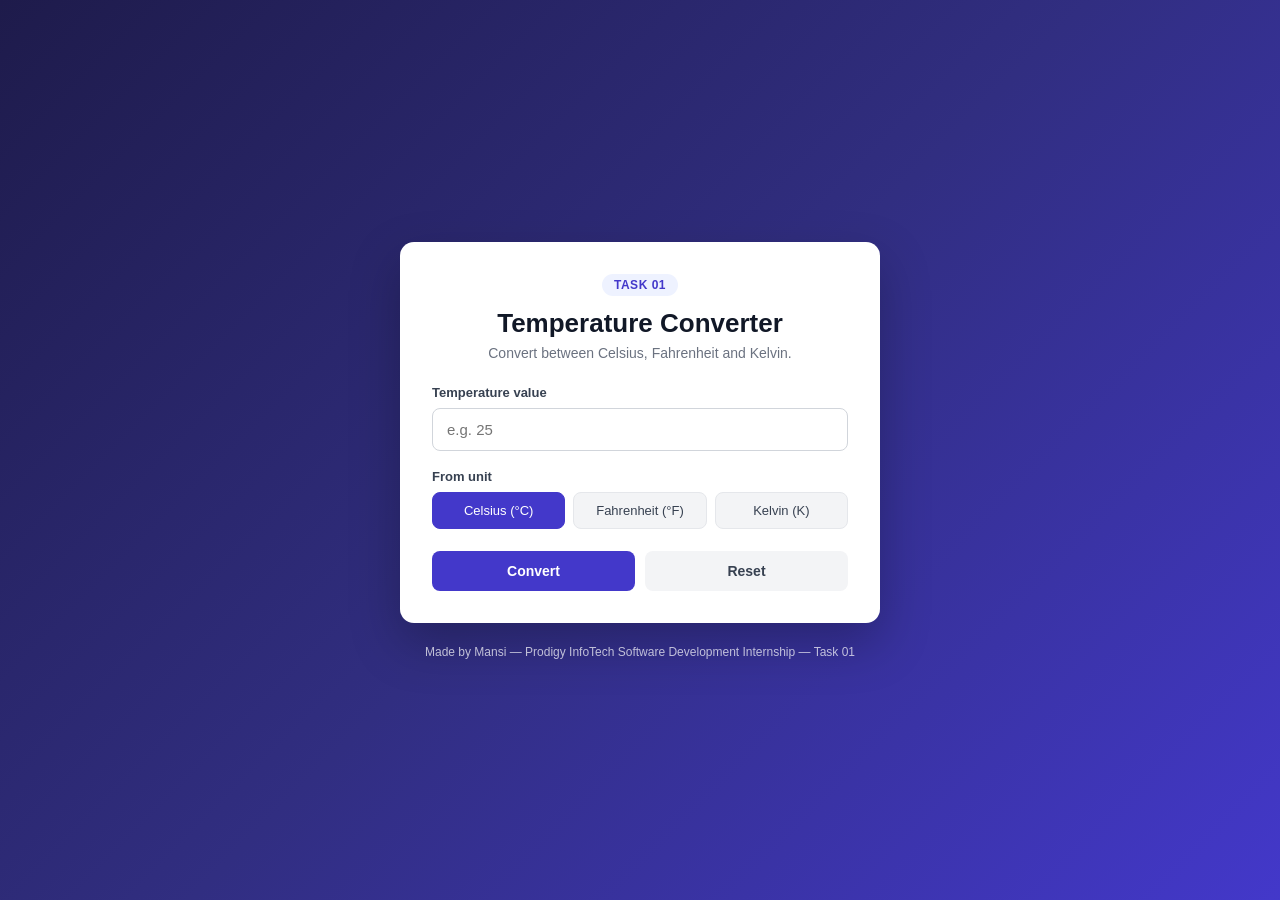
<file: index.html>
<!--
  Task 01 - Temperature Converter (single-file version for GitHub Pages)
  Prodigy InfoTech - Software Development Internship
  Made by: Mansi (B.Tech)

  This is a standalone index.html - just upload this one file to GitHub Pages
  (or open it directly in a browser) and it will work. CSS + JS are inline
  so there are no other files to worry about.
-->
<!DOCTYPE html>
<html lang="en">
<head>
  <meta charset="UTF-8" />
  <meta name="viewport" content="width=device-width, initial-scale=1.0" />
  <title>Temperature Converter | Task 01</title>
  <style>
    * { box-sizing: border-box; }
    body { margin: 0; font-family: -apple-system, "Segoe UI", Roboto, sans-serif; color: #1f2937; }

    .page {
      min-height: 100vh;
      background: linear-gradient(135deg, #1e1b4b 0%, #312e81 50%, #4338ca 100%);
      display: flex; flex-direction: column; align-items: center; justify-content: center;
      padding: 24px;
    }

    .card {
      background: #fff; border-radius: 14px; padding: 32px;
      width: 100%; max-width: 480px;
      box-shadow: 0 20px 50px rgba(0, 0, 0, 0.25);
    }

    .header { text-align: center; margin-bottom: 24px; }
    .badge {
      display: inline-block; background: #eef2ff; color: #4338ca;
      padding: 4px 12px; border-radius: 999px;
      font-size: 12px; font-weight: 600; letter-spacing: 0.5px; text-transform: uppercase;
    }
    .header h1 { margin: 12px 0 6px; font-size: 26px; color: #111827; }
    .subtitle { margin: 0; color: #6b7280; font-size: 14px; }

    .form { display: flex; flex-direction: column; gap: 18px; }
    .field label { display: block; font-size: 13px; font-weight: 600; color: #374151; margin-bottom: 8px; }
    .field input {
      width: 100%; padding: 12px 14px; font-size: 15px;
      border: 1px solid #d1d5db; border-radius: 8px; outline: none;
    }
    .field input:focus { border-color: #4338ca; box-shadow: 0 0 0 3px rgba(67, 56, 202, 0.15); }

    .unit-group { display: grid; grid-template-columns: repeat(3, 1fr); gap: 8px; }
    .unit-btn {
      padding: 10px 6px; background: #f3f4f6; border: 1px solid #e5e7eb;
      border-radius: 8px; font-size: 13px; color: #374151; cursor: pointer;
    }
    .unit-btn:hover { background: #e5e7eb; }
    .unit-btn.active { background: #4338ca; color: #fff; border-color: #4338ca; }

    .actions { display: flex; gap: 10px; margin-top: 4px; }
    .btn { flex: 1; padding: 12px; font-size: 14px; font-weight: 600; border-radius: 8px; border: none; cursor: pointer; }
    .btn.primary { background: #4338ca; color: #fff; }
    .btn.primary:hover { background: #3730a3; }
    .btn.ghost { background: #f3f4f6; color: #374151; }
    .btn.ghost:hover { background: #e5e7eb; }

    .error {
      margin-top: 16px; padding: 10px 12px;
      background: #fef2f2; color: #b91c1c;
      border: 1px solid #fecaca; border-radius: 8px; font-size: 14px;
    }

    .results { margin-top: 22px; padding-top: 18px; border-top: 1px solid #e5e7eb; }
    .results h3 { margin: 0 0 12px; font-size: 16px; color: #111827; }
    .result-grid { display: grid; grid-template-columns: repeat(3, 1fr); gap: 10px; }
    .result-item {
      background: #f9fafb; border: 1px solid #e5e7eb; border-radius: 8px;
      padding: 12px 8px; text-align: center;
      display: flex; flex-direction: column; gap: 6px;
    }
    .result-label { font-size: 11px; color: #6b7280; text-transform: uppercase; letter-spacing: 0.5px; }
    .result-value { font-size: 16px; font-weight: 700; color: #111827; }

    .footer { margin-top: 22px; color: rgba(255,255,255,0.7); font-size: 12px; text-align: center; }

    @media (max-width: 480px) {
      .card { padding: 22px; }
      .unit-group { grid-template-columns: 1fr; }
      .result-grid { grid-template-columns: 1fr; }
    }
  </style>
</head>
<body>
  <div class="page">
    <div class="card">
      <div class="header">
        <span class="badge">Task 01</span>
        <h1>Temperature Converter</h1>
        <p class="subtitle">Convert between Celsius, Fahrenheit and Kelvin.</p>
      </div>

      <form id="convertForm" class="form">
        <div class="field">
          <label for="tempInput">Temperature value</label>
          <input type="text" id="tempInput" placeholder="e.g. 25" />
        </div>

        <div class="field">
          <label>From unit</label>
          <div class="unit-group">
            <button type="button" class="unit-btn active" data-unit="C">Celsius (°C)</button>
            <button type="button" class="unit-btn" data-unit="F">Fahrenheit (°F)</button>
            <button type="button" class="unit-btn" data-unit="K">Kelvin (K)</button>
          </div>
        </div>

        <div class="actions">
          <button type="submit" class="btn primary">Convert</button>
          <button type="button" id="resetBtn" class="btn ghost">Reset</button>
        </div>
      </form>

      <div id="errorBox" class="error" style="display:none;"></div>

      <div id="resultBox" class="results" style="display:none;">
        <h3>Results</h3>
        <div class="result-grid">
          <div class="result-item" id="resC">
            <span class="result-label">Celsius</span>
            <span class="result-value">-</span>
          </div>
          <div class="result-item" id="resF">
            <span class="result-label">Fahrenheit</span>
            <span class="result-value">-</span>
          </div>
          <div class="result-item" id="resK">
            <span class="result-label">Kelvin</span>
            <span class="result-value">-</span>
          </div>
        </div>
      </div>
    </div>

    <footer class="footer">
      Made by Mansi — Prodigy InfoTech Software Development Internship — Task 01
    </footer>
  </div>

  <script>
    // Task 01 - Temperature Converter
    // Author: Mansi (B.Tech)
    // Logic: take input value + its unit, then convert to the other two units.

    let selectedUnit = "C";

    const tempInput = document.getElementById("tempInput");
    const form = document.getElementById("convertForm");
    const resetBtn = document.getElementById("resetBtn");
    const errorBox = document.getElementById("errorBox");
    const resultBox = document.getElementById("resultBox");
    const unitButtons = document.querySelectorAll(".unit-btn");

    unitButtons.forEach(function (btn) {
      btn.addEventListener("click", function () {
        unitButtons.forEach(function (b) { b.classList.remove("active"); });
        btn.classList.add("active");
        selectedUnit = btn.getAttribute("data-unit");
      });
    });

    function round2(num) { return Math.round(num * 100) / 100; }

    function showError(msg) {
      errorBox.textContent = msg;
      errorBox.style.display = "block";
      resultBox.style.display = "none";
    }

    function hideError() {
      errorBox.style.display = "none";
      errorBox.textContent = "";
    }

    function showResults(c, f, k) {
      document.querySelector("#resC .result-value").textContent = round2(c) + " °C";
      document.querySelector("#resF .result-value").textContent = round2(f) + " °F";
      document.querySelector("#resK .result-value").textContent = round2(k) + " K";
      resultBox.style.display = "block";
    }

    form.addEventListener("submit", function (e) {
      e.preventDefault();
      hideError();

      const raw = tempInput.value.trim();
      if (raw === "") { showError("Please enter a temperature value."); return; }

      const value = parseFloat(raw);
      if (isNaN(value)) { showError("Please enter a valid number."); return; }

      let celsius = 0, fahrenheit = 0, kelvin = 0;

      if (selectedUnit === "C") {
        celsius = value;
        fahrenheit = (value * 9) / 5 + 32;
        kelvin = value + 273.15;
      } else if (selectedUnit === "F") {
        celsius = ((value - 32) * 5) / 9;
        fahrenheit = value;
        kelvin = celsius + 273.15;
      } else if (selectedUnit === "K") {
        celsius = value - 273.15;
        fahrenheit = (celsius * 9) / 5 + 32;
        kelvin = value;
      }

      // cannot be below absolute zero (0 K)
      if (kelvin < 0) {
        showError("Temperature is below absolute zero, that's not possible.");
        return;
      }

      showResults(celsius, fahrenheit, kelvin);
    });

    resetBtn.addEventListener("click", function () {
      tempInput.value = "";
      hideError();
      resultBox.style.display = "none";
      unitButtons.forEach(function (b) { b.classList.remove("active"); });
      unitButtons[0].classList.add("active");
      selectedUnit = "C";
    });
  </script>
</body>
</html>
</file>
<file: temperature-converter-web/style.css>
/* Task 01 - Temperature Converter styles
   Author: Mansi (B.Tech)
   Just keeping it simple, nothing fancy.
*/

* { box-sizing: border-box; }

body {
  margin: 0;
  font-family: -apple-system, "Segoe UI", Roboto, sans-serif;
  color: #1f2937;
}

.page {
  min-height: 100vh;
  background: linear-gradient(135deg, #1e1b4b 0%, #312e81 50%, #4338ca 100%);
  display: flex;
  flex-direction: column;
  align-items: center;
  justify-content: center;
  padding: 24px;
}

.card {
  background: #fff;
  border-radius: 14px;
  padding: 32px;
  width: 100%;
  max-width: 480px;
  box-shadow: 0 20px 50px rgba(0, 0, 0, 0.25);
}

.header { text-align: center; margin-bottom: 24px; }

.badge {
  display: inline-block;
  background: #eef2ff;
  color: #4338ca;
  padding: 4px 12px;
  border-radius: 999px;
  font-size: 12px;
  font-weight: 600;
  letter-spacing: 0.5px;
  text-transform: uppercase;
}

.header h1 { margin: 12px 0 6px; font-size: 26px; color: #111827; }
.subtitle { margin: 0; color: #6b7280; font-size: 14px; }

.form { display: flex; flex-direction: column; gap: 18px; }

.field label {
  display: block;
  font-size: 13px;
  font-weight: 600;
  color: #374151;
  margin-bottom: 8px;
}

.field input {
  width: 100%;
  padding: 12px 14px;
  font-size: 15px;
  border: 1px solid #d1d5db;
  border-radius: 8px;
  outline: none;
}

.field input:focus {
  border-color: #4338ca;
  box-shadow: 0 0 0 3px rgba(67, 56, 202, 0.15);
}

.unit-group {
  display: grid;
  grid-template-columns: repeat(3, 1fr);
  gap: 8px;
}

.unit-btn {
  padding: 10px 6px;
  background: #f3f4f6;
  border: 1px solid #e5e7eb;
  border-radius: 8px;
  font-size: 13px;
  color: #374151;
  cursor: pointer;
}

.unit-btn:hover { background: #e5e7eb; }
.unit-btn.active { background: #4338ca; color: #fff; border-color: #4338ca; }

.actions { display: flex; gap: 10px; margin-top: 4px; }

.btn {
  flex: 1;
  padding: 12px;
  font-size: 14px;
  font-weight: 600;
  border-radius: 8px;
  border: none;
  cursor: pointer;
}

.btn.primary { background: #4338ca; color: #fff; }
.btn.primary:hover { background: #3730a3; }
.btn.ghost { background: #f3f4f6; color: #374151; }
.btn.ghost:hover { background: #e5e7eb; }

.error {
  margin-top: 16px;
  padding: 10px 12px;
  background: #fef2f2;
  color: #b91c1c;
  border: 1px solid #fecaca;
  border-radius: 8px;
  font-size: 14px;
}

.results {
  margin-top: 22px;
  padding-top: 18px;
  border-top: 1px solid #e5e7eb;
}

.results h3 { margin: 0 0 12px; font-size: 16px; color: #111827; }

.result-grid {
  display: grid;
  grid-template-columns: repeat(3, 1fr);
  gap: 10px;
}

.result-item {
  background: #f9fafb;
  border: 1px solid #e5e7eb;
  border-radius: 8px;
  padding: 12px 8px;
  text-align: center;
  display: flex;
  flex-direction: column;
  gap: 6px;
}

.result-item.dim { background: #eef2ff; border-color: #c7d2fe; }

.result-label {
  font-size: 11px;
  color: #6b7280;
  text-transform: uppercase;
  letter-spacing: 0.5px;
}

.result-value { font-size: 16px; font-weight: 700; color: #111827; }

.footer { margin-top: 22px; color: rgba(255,255,255,0.7); font-size: 12px; }

@media (max-width: 480px) {
  .card { padding: 22px; }
  .unit-group { grid-template-columns: 1fr; }
  .result-grid { grid-template-columns: 1fr; }
}
</file>
